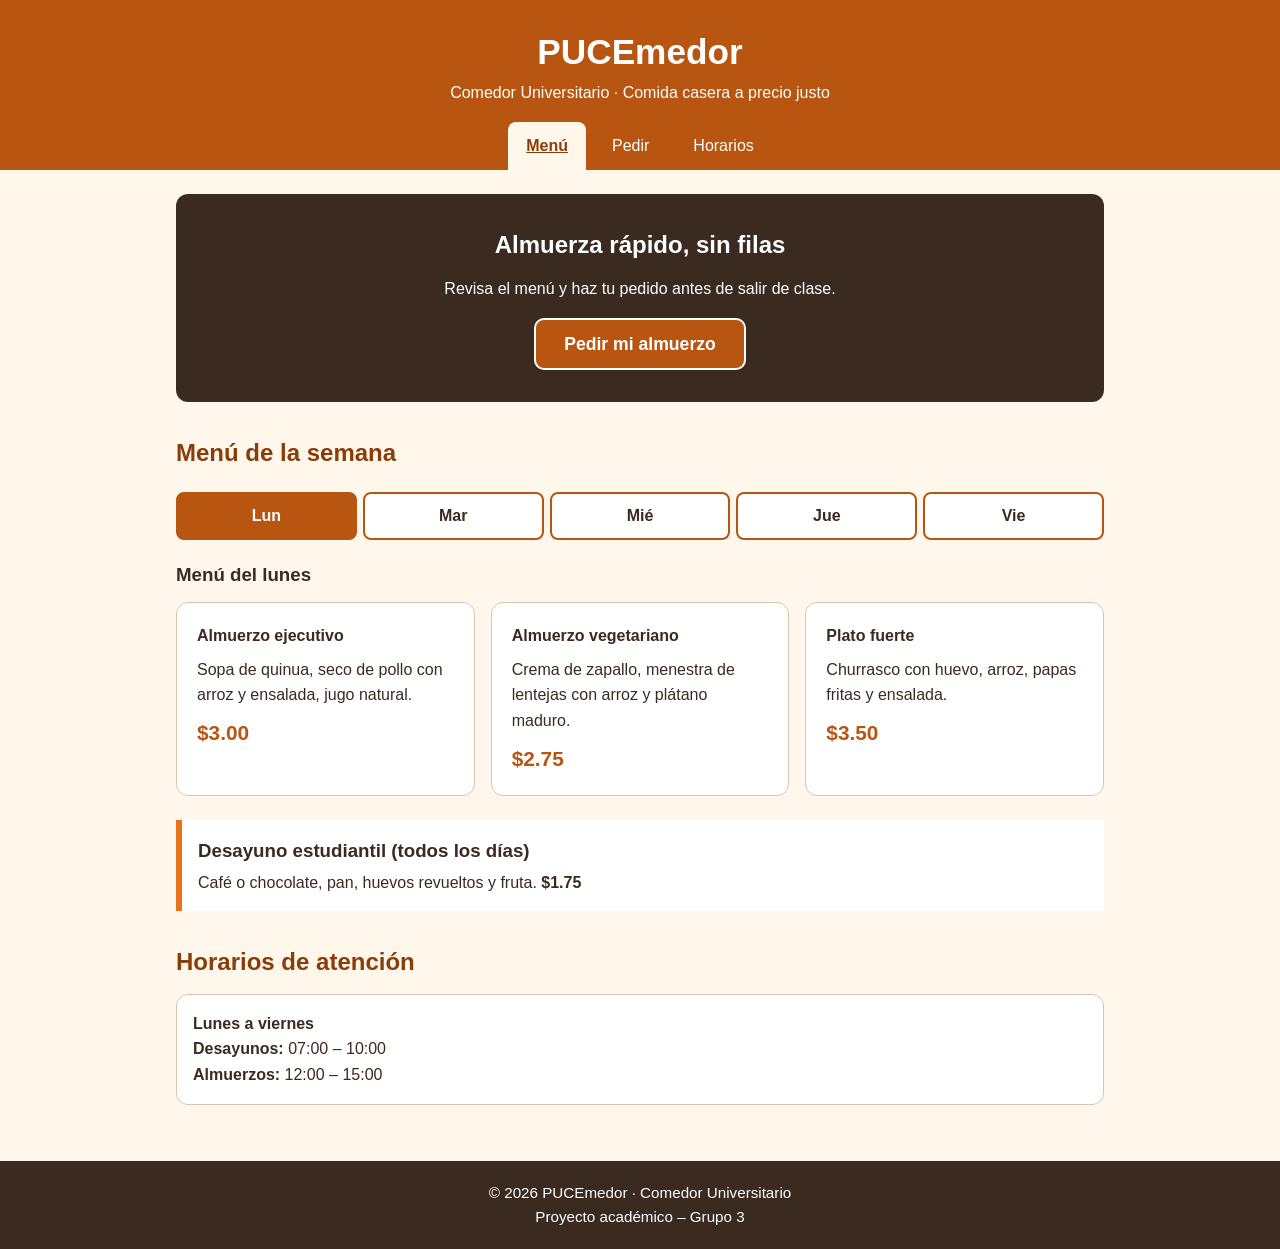
<file: index.html>
<!DOCTYPE html>
<html lang="es">
<head>
  <meta charset="UTF-8">
  <meta name="viewport" content="width=device-width, initial-scale=1.0">
  <meta name="description" content="Menú de la semana y pedidos del comedor universitario PUCEmedor">
  <title>PUCEmedor | Menú de la semana</title>
  <link rel="stylesheet" href="css/styles.css">
</head>
<body>
  <a class="saltar" href="#contenido">Saltar al contenido</a>
  <header class="encabezado">
    <h1>PUCEmedor</h1>
    <p>Comedor Universitario · Comida casera a precio justo</p>
    <nav aria-label="Navegación principal">
      <ul>
        <li><a href="index.html" aria-current="page">Menú</a></li>
        <li><a href="pedidos.html">Pedir</a></li>
        <li><a href="index.html#horarios">Horarios</a></li>
      </ul>
    </nav>
  </header>

  <main id="contenido">
    <section class="hero">
      <h2>Almuerza rápido, sin filas</h2>
      <p>Revisa el menú y haz tu pedido antes de salir de clase.</p>
      <a class="boton" href="pedidos.html">Pedir mi almuerzo</a>
    </section>

    <section id="menu" class="menu-semanal">
      <h2>Menú de la semana</h2>
      <nav aria-label="Días de la semana" class="tabs">
        <ul>
          <li><a href="#lunes">Lun<span class="sr-only">es</span></a></li>
          <li><a href="#martes">Mar<span class="sr-only">tes</span></a></li>
          <li><a href="#miercoles">Mié<span class="sr-only">rcoles</span></a></li>
          <li><a href="#jueves">Jue<span class="sr-only">ves</span></a></li>
          <li><a href="#viernes">Vie<span class="sr-only">rnes</span></a></li>
        </ul>
      </nav>

        <section id="lunes" class="dia">
          <h3>Menú del lunes</h3>
          <div class="tarjetas">
            <article class="tarjeta">
              <h4>Almuerzo ejecutivo</h4>
              <p>Sopa de quinua, seco de pollo con arroz y ensalada, jugo natural.</p>
              <p class="precio">$3.00</p>
            </article>
            <article class="tarjeta">
              <h4>Almuerzo vegetariano</h4>
              <p>Crema de zapallo, menestra de lentejas con arroz y plátano maduro.</p>
              <p class="precio">$2.75</p>
            </article>
            <article class="tarjeta">
              <h4>Plato fuerte</h4>
              <p>Churrasco con huevo, arroz, papas fritas y ensalada.</p>
              <p class="precio">$3.50</p>
            </article>
          </div>
        </section>

        <section id="martes" class="dia">
          <h3>Menú del martes</h3>
          <div class="tarjetas">
            <article class="tarjeta">
              <h4>Almuerzo ejecutivo</h4>
              <p>Caldo de bolas de verde, estofado de carne con arroz y ensalada, jugo de mora.</p>
              <p class="precio">$3.00</p>
            </article>
            <article class="tarjeta">
              <h4>Almuerzo vegetariano</h4>
              <p>Sopa de verduras, tortilla de acelga con arroz y ensalada fresca.</p>
              <p class="precio">$2.75</p>
            </article>
            <article class="tarjeta">
              <h4>Plato fuerte</h4>
              <p>Pollo a la plancha con puré de papas y vegetales salteados.</p>
              <p class="precio">$3.50</p>
            </article>
          </div>
        </section>

        <section id="miercoles" class="dia">
          <h3>Menú del miércoles</h3>
          <div class="tarjetas">
            <article class="tarjeta">
              <h4>Almuerzo ejecutivo</h4>
              <p>Locro de papa, pescado frito con arroz y patacones, jugo de naranjilla.</p>
              <p class="precio">$3.00</p>
            </article>
            <article class="tarjeta">
              <h4>Almuerzo vegetariano</h4>
              <p>Crema de brócoli, arroz con menestra de frejol y aguacate.</p>
              <p class="precio">$2.75</p>
            </article>
            <article class="tarjeta">
              <h4>Plato fuerte</h4>
              <p>Lomo saltado con arroz y papas fritas.</p>
              <p class="precio">$3.50</p>
            </article>
          </div>
        </section>

        <section id="jueves" class="dia">
          <h3>Menú del jueves</h3>
          <div class="tarjetas">
            <article class="tarjeta">
              <h4>Almuerzo ejecutivo</h4>
              <p>Sopa de fideo, guatita con arroz y ensalada, jugo de tomate de árbol.</p>
              <p class="precio">$3.00</p>
            </article>
            <article class="tarjeta">
              <h4>Almuerzo vegetariano</h4>
              <p>Sopa de zambo, tallarín con salsa de champiñones y ensalada.</p>
              <p class="precio">$2.75</p>
            </article>
            <article class="tarjeta">
              <h4>Plato fuerte</h4>
              <p>Milanesa de pollo con arroz y ensalada.</p>
              <p class="precio">$3.50</p>
            </article>
          </div>
        </section>

        <section id="viernes" class="dia">
          <h3>Menú del viernes</h3>
          <div class="tarjetas">
            <article class="tarjeta">
              <h4>Almuerzo ejecutivo</h4>
              <p>Yaguarlocro, fritada con mote, tostado y curtido, jugo de frutilla.</p>
              <p class="precio">$3.00</p>
            </article>
            <article class="tarjeta">
              <h4>Almuerzo vegetariano</h4>
              <p>Crema de espinaca, arroz con verduras al wok y plátano frito.</p>
              <p class="precio">$2.75</p>
            </article>
            <article class="tarjeta">
              <h4>Plato fuerte</h4>
              <p>Hamburguesa casera con papas fritas.</p>
              <p class="precio">$3.50</p>
            </article>
          </div>
        </section>

      <section class="desayuno">
        <h3>Desayuno estudiantil (todos los días)</h3>
        <p>Café o chocolate, pan, huevos revueltos y fruta. <strong>$1.75</strong></p>
      </section>
    </section>

    <section id="horarios">
      <h2>Horarios de atención</h2>
      <ul class="horarios">
        <li><strong>Lunes a viernes</strong></li>
        <li><strong>Desayunos:</strong> 07:00 – 10:00</li>
        <li><strong>Almuerzos:</strong> 12:00 – 15:00</li>
      </ul>
    </section>
  </main>

  <footer class="pie">
    <p>&copy; 2026 PUCEmedor · Comedor Universitario</p>
    <p>Proyecto académico – Grupo 3</p>
  </footer>
</body>
</html>
</file>
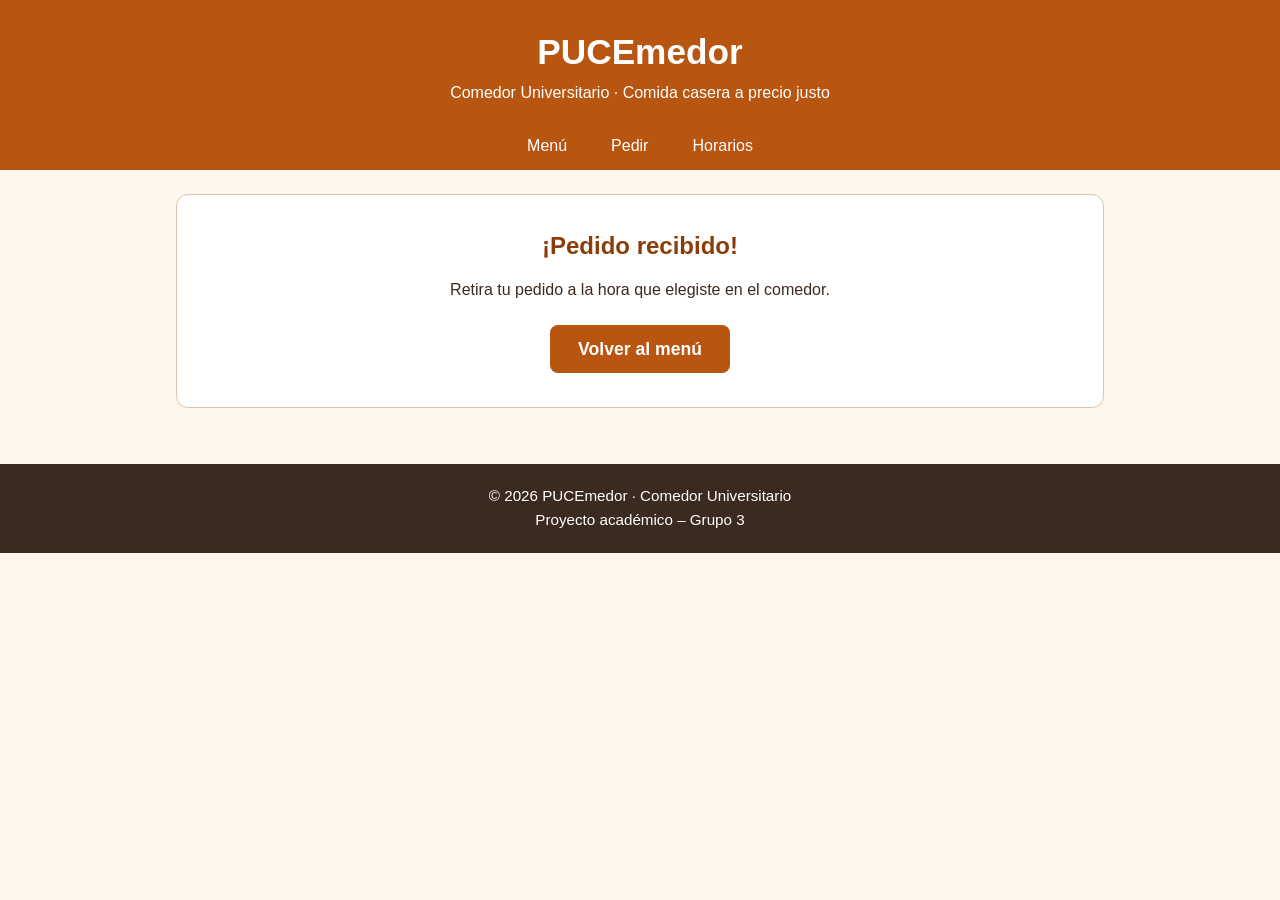
<file: gracias.html>
<!DOCTYPE html>
<html lang="es">
<head>
  <meta charset="UTF-8">
  <meta name="viewport" content="width=device-width, initial-scale=1.0">
  <meta name="description" content="Confirmación de pedido del comedor universitario PUCEmedor">
  <title>PUCEmedor | Pedido recibido</title>
  <link rel="stylesheet" href="css/styles.css">
</head>
<body>
  <a class="saltar" href="#contenido">Saltar al contenido</a>
  <header class="encabezado">
    <h1>PUCEmedor</h1>
    <p>Comedor Universitario · Comida casera a precio justo</p>
    <nav aria-label="Navegación principal">
      <ul>
        <li><a href="index.html">Menú</a></li>
        <li><a href="pedidos.html">Pedir</a></li>
        <li><a href="index.html#horarios">Horarios</a></li>
      </ul>
    </nav>
  </header>

  <main id="contenido">
    <section class="confirmacion" role="status">
      <h2>¡Pedido recibido!</h2>
      <p>Retira tu pedido a la hora que elegiste en el comedor.</p>
      <p class="acciones"><a class="boton" href="index.html">Volver al menú</a></p>
    </section>
  </main>

  <footer class="pie">
    <p>&copy; 2026 PUCEmedor · Comedor Universitario</p>
    <p>Proyecto académico – Grupo 3</p>
  </footer>
</body>
</html>
</file>
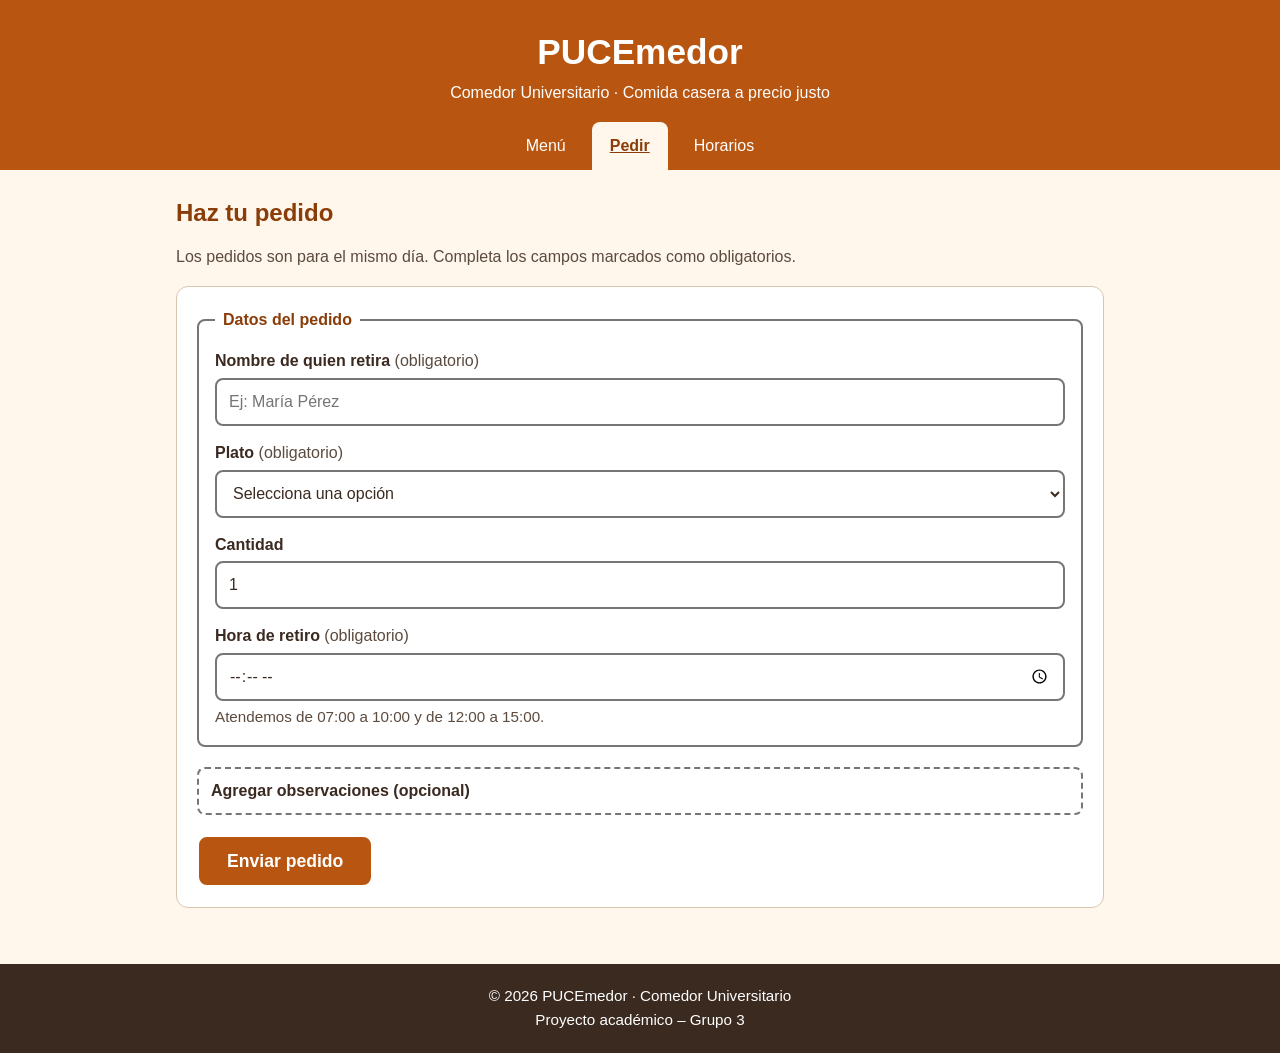
<file: pedidos.html>
<!DOCTYPE html>
<html lang="es">
<head>
  <meta charset="UTF-8">
  <meta name="viewport" content="width=device-width, initial-scale=1.0">
  <meta name="description" content="Formulario de pedidos del comedor universitario PUCEmedor">
  <title>PUCEmedor | Pedir</title>
  <link rel="stylesheet" href="css/styles.css">
</head>
<body>
  <a class="saltar" href="#contenido">Saltar al contenido</a>
  <header class="encabezado">
    <h1>PUCEmedor</h1>
    <p>Comedor Universitario · Comida casera a precio justo</p>
    <nav aria-label="Navegación principal">
      <ul>
        <li><a href="index.html">Menú</a></li>
        <li><a href="pedidos.html" aria-current="page">Pedir</a></li>
        <li><a href="index.html#horarios">Horarios</a></li>
      </ul>
    </nav>
  </header>

  <main id="contenido">
    <section>
      <h2>Haz tu pedido</h2>
      <p class="nota">Los pedidos son para el mismo día. Completa los campos marcados como obligatorios.</p>
      <!--
        IMPORTANTE: el sitio es estático (GitHub Pages) y no guarda pedidos por sí solo.
        Para recibirlos, cambia action por la dirección de un servicio de formularios
        (por ejemplo Formspree) y agrega un campo oculto que redirija a gracias.html.
        Con action="gracias.html" solo se muestra la página de confirmación.
      -->
      <form action="gracias.html" method="get" class="formulario">
        <fieldset>
          <legend>Datos del pedido</legend>

          <label for="nombre">Nombre de quien retira <span class="req">(obligatorio)</span></label>
          <input type="text" id="nombre" name="nombre" placeholder="Ej: María Pérez" autocomplete="name" required>

          <label for="plato">Plato <span class="req">(obligatorio)</span></label>
          <select id="plato" name="plato" required>
            <option value="">Selecciona una opción</option>
            <option value="ejecutivo">Almuerzo ejecutivo – $3.00</option>
            <option value="vegetariano">Almuerzo vegetariano – $2.75</option>
            <option value="fuerte">Plato fuerte – $3.50</option>
            <option value="desayuno">Desayuno estudiantil – $1.75</option>
          </select>

          <label for="cantidad">Cantidad</label>
          <input type="number" id="cantidad" name="cantidad" min="1" max="5" value="1" inputmode="numeric">

          <label for="hora">Hora de retiro <span class="req">(obligatorio)</span></label>
          <input type="time" id="hora" name="hora" step="900" aria-describedby="hora-ayuda" required>
          <p class="ayuda" id="hora-ayuda">Atendemos de 07:00 a 10:00 y de 12:00 a 15:00.</p>
        </fieldset>

        <details class="opcional">
          <summary>Agregar observaciones (opcional)</summary>
          <label for="notas">Observaciones</label>
          <textarea id="notas" name="notas" rows="3" placeholder="Ej: sin cebolla"></textarea>
        </details>

        <button type="submit" class="boton">Enviar pedido</button>
      </form>
    </section>
  </main>

  <footer class="pie">
    <p>&copy; 2026 PUCEmedor · Comedor Universitario</p>
    <p>Proyecto académico – Grupo 3</p>
  </footer>
</body>
</html>
</file>
<file: css/styles.css>
/* PUCEmedor · Grupo 3 · Versión 2 (accesible, mobile-first, sin JavaScript) */
:root {
  --naranja: #e8731a;          /* solo decorativo (barras, bordes grandes) */
  --naranja-oscuro: #b85510;   /* fondo con texto blanco: 4.83:1 */
  --naranja-hover: #8a3d09;    /* hover con texto blanco: 7.63:1 */
  --crema: #fff7ec;
  --cafe: #3b2a20;
  --blanco: #ffffff;
  --borde: #767676;            /* bordes de campos: 4.54:1 sobre blanco */
  --gris-texto: #5b4a3e;
}

* { box-sizing: border-box; margin: 0; padding: 0; }

html { -webkit-text-size-adjust: 100%; }

body {
  font-family: "Segoe UI", Arial, sans-serif;
  font-size: 1rem;
  background: var(--crema);
  color: var(--cafe);
  line-height: 1.6;
}

main { max-width: 960px; margin: 0 auto; padding: 24px 16px; }
section { margin-bottom: 32px; }
h2 { color: var(--naranja-hover); margin-bottom: 12px; }

/* Enlace para saltar la navegación (teclado y lectores de pantalla) */
.saltar {
  position: absolute; left: 8px; top: -80px; z-index: 30;
  display: flex; align-items: center; min-height: 48px;
  padding: 0 16px; background: var(--blanco); color: var(--cafe);
  font-weight: bold; border-radius: 8px;
}
.saltar:focus { top: 8px; }

.sr-only {
  position: absolute; width: 1px; height: 1px; overflow: hidden;
  clip: rect(0 0 0 0); white-space: nowrap;
}

/* Foco visible */
a:focus-visible, button:focus-visible, input:focus-visible,
select:focus-visible, textarea:focus-visible, summary:focus-visible {
  outline: 3px solid var(--cafe);
  outline-offset: 2px;
}
.encabezado a:focus-visible, .hero a:focus-visible, .pie a:focus-visible {
  outline-color: var(--blanco);
}

/* Cabecera y navegación principal */
.encabezado {
  background: var(--naranja-oscuro);
  color: var(--blanco);
  text-align: center;
  padding: 24px 16px 0;
}
.encabezado h1 { font-size: 2.2rem; }

.encabezado nav ul {
  list-style: none;
  display: flex;
  justify-content: center;
  flex-wrap: wrap;
  gap: 8px;
  margin-top: 16px;
}
.encabezado nav a {
  display: flex;
  align-items: center;
  min-height: 48px;
  color: var(--blanco);
  text-decoration: none;
  padding: 0 18px;
  border-radius: 8px 8px 0 0;
}
.encabezado nav a:hover,
.encabezado nav a[aria-current="page"] {
  background: var(--crema);
  color: var(--naranja-hover);
}
.encabezado nav a[aria-current="page"] { font-weight: bold; text-decoration: underline; }

/* Portada */
.hero {
  background: var(--cafe);
  color: var(--blanco);
  text-align: center;
  padding: 32px 16px;
  border-radius: 12px;
}
.hero h2 { color: var(--blanco); }
.hero p { margin-bottom: 16px; }

.boton {
  display: inline-flex;
  align-items: center;
  justify-content: center;
  min-height: 52px;
  background: var(--naranja-oscuro);
  color: var(--blanco);
  border: 2px solid var(--blanco);
  padding: 0 28px;
  border-radius: 10px;
  font-family: inherit;
  font-size: 1.1rem;
  font-weight: bold;
  text-decoration: none;
  cursor: pointer;
}
.boton:hover { background: var(--naranja-hover); }

/* Pestañas de días: siempre visibles al hacer scroll */
.tabs {
  position: sticky;
  top: 0;
  z-index: 5;
  background: var(--crema);
  padding: 8px 0;
  margin-bottom: 12px;
}
.tabs ul { list-style: none; display: flex; gap: 6px; }
.tabs li { flex: 1; }
.tabs a {
  display: flex;
  align-items: center;
  justify-content: center;
  min-height: 48px;
  padding: 0 4px;
  background: var(--blanco);
  color: var(--cafe);
  border: 2px solid var(--naranja-oscuro);
  border-radius: 8px;
  font-weight: 600;
  text-decoration: none;
}
.tabs a:hover { background: var(--naranja-oscuro); color: var(--blanco); }

/* Por defecto (navegadores sin :has) se ven todos los días */
.dia { margin-bottom: 24px; scroll-margin-top: 80px; }
.dia h3 { margin-bottom: 12px; }

/* Si el navegador soporta :has(), se muestra un día a la vez */
@supports selector(:has(*)) {
  .dia { display: none; margin-bottom: 0; }
  .dia:target { display: block; }
  .menu-semanal:not(:has(.dia:target)) #lunes { display: block; }

  .menu-semanal:has(#lunes:target) a[href="#lunes"],
  .menu-semanal:has(#martes:target) a[href="#martes"],
  .menu-semanal:has(#miercoles:target) a[href="#miercoles"],
  .menu-semanal:has(#jueves:target) a[href="#jueves"],
  .menu-semanal:has(#viernes:target) a[href="#viernes"],
  .menu-semanal:not(:has(.dia:target)) a[href="#lunes"] {
    background: var(--naranja-oscuro);
    color: var(--blanco);
    font-weight: bold;
  }
}

.tarjetas {
  display: grid;
  grid-template-columns: repeat(auto-fit, minmax(220px, 1fr));
  gap: 16px;
}
.tarjeta {
  background: var(--blanco);
  border: 1px solid #d9c6ae;
  border-radius: 12px;
  padding: 20px;
}
.tarjeta h4 { margin-bottom: 8px; }
.precio { color: var(--naranja-oscuro); font-size: 1.3rem; font-weight: bold; margin-top: 8px; }

.desayuno {
  margin-top: 24px;
  background: var(--blanco);
  border-left: 6px solid var(--naranja);
  border-radius: 0;
  padding: 16px;
}
.desayuno h3 { margin-bottom: 4px; }

.horarios { list-style: none; background: var(--blanco); border: 1px solid #d9c6ae; padding: 16px; border-radius: 12px; }

/* Formulario */
.formulario { background: var(--blanco); border: 1px solid #d9c6ae; padding: 20px; border-radius: 12px; }
.nota { color: var(--gris-texto); margin-bottom: 16px; }
fieldset { border: 2px solid var(--borde); border-radius: 8px; padding: 16px; margin-bottom: 20px; }
legend { padding: 0 8px; font-weight: bold; color: var(--naranja-hover); }
label { display: block; margin-top: 14px; font-weight: 600; }
label:first-of-type { margin-top: 0; }
.req { font-weight: normal; color: var(--gris-texto); }
.ayuda { color: var(--gris-texto); font-size: 0.95rem; margin-top: 4px; }
input, select, textarea {
  width: 100%;
  min-height: 48px;
  padding: 10px 12px;
  margin-top: 4px;
  background: var(--blanco);
  color: var(--cafe);
  border: 2px solid var(--borde);
  border-radius: 8px;
  font-family: inherit;
  font-size: 1rem;
}
textarea { min-height: 96px; }

.opcional { margin-bottom: 20px; }
.opcional summary {
  display: flex;
  align-items: center;
  min-height: 48px;
  padding: 0 12px;
  border: 2px dashed var(--borde);
  border-radius: 8px;
  font-weight: 600;
  cursor: pointer;
}
.opcional[open] summary { margin-bottom: 8px; }

.confirmacion { text-align: center; background: var(--blanco); border: 1px solid #d9c6ae; border-radius: 12px; padding: 32px 16px; }
.confirmacion .acciones { margin-top: 20px; }

.pie {
  background: var(--cafe);
  color: var(--blanco);
  text-align: center;
  padding: 20px 16px;
  font-size: 0.95rem;
}

/* Celular: navegación fija abajo, al alcance del pulgar */
@media (max-width: 640px) {
  body { padding-bottom: 72px; }
  .encabezado { padding-bottom: 16px; }
  .encabezado h1 { font-size: 1.8rem; }
  .encabezado nav {
    position: fixed; left: 0; right: 0; bottom: 0; z-index: 10;
    background: var(--blanco);
    border-top: 2px solid var(--cafe);
    padding-bottom: env(safe-area-inset-bottom, 0px);
  }
  .encabezado nav ul { flex-wrap: nowrap; gap: 0; margin-top: 0; }
  .encabezado nav li { flex: 1; }
  .encabezado nav a {
    justify-content: center;
    min-height: 56px;
    padding: 0 4px;
    color: var(--cafe);
    border-radius: 0;
    border-top: 5px solid transparent;
  }
  .encabezado nav a[aria-current="page"] { border-top-color: var(--naranja-oscuro); }
  .encabezado a:focus-visible { outline-color: var(--cafe); outline-offset: -4px; }
}
</file>
